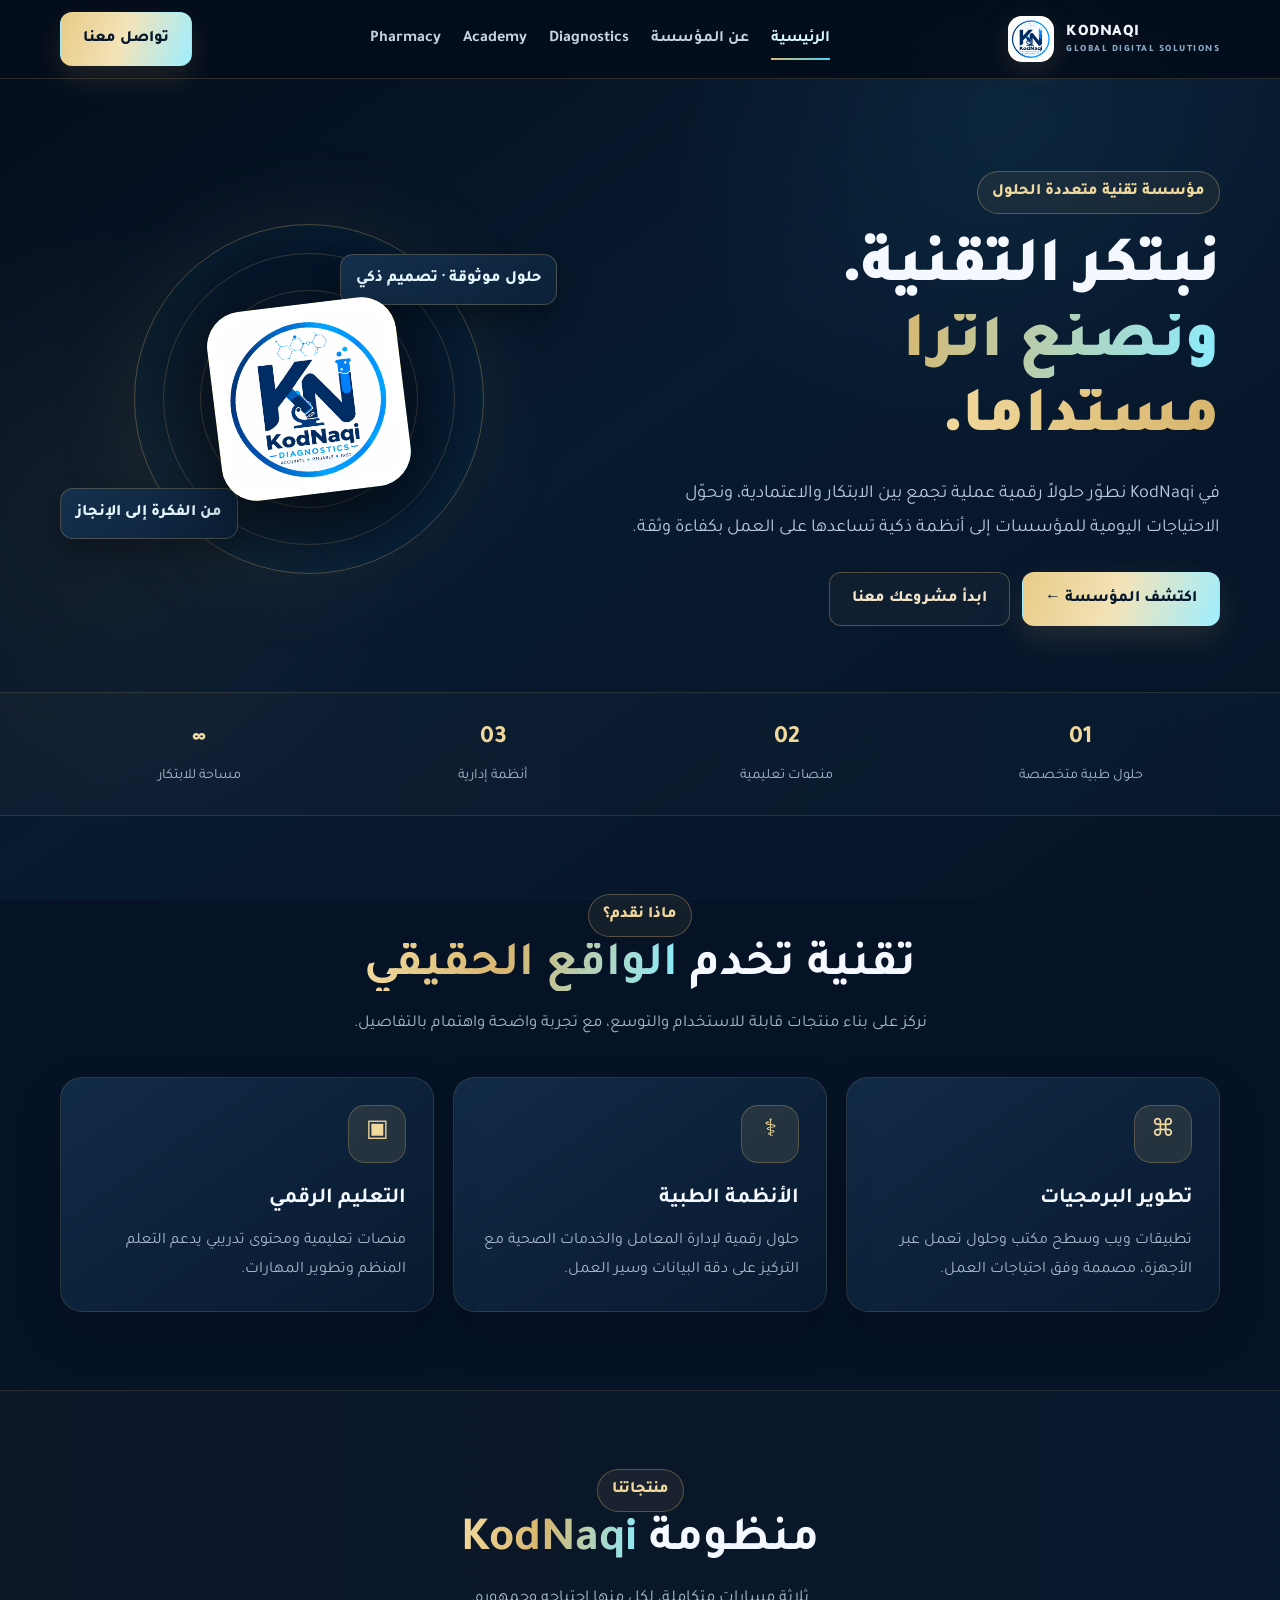
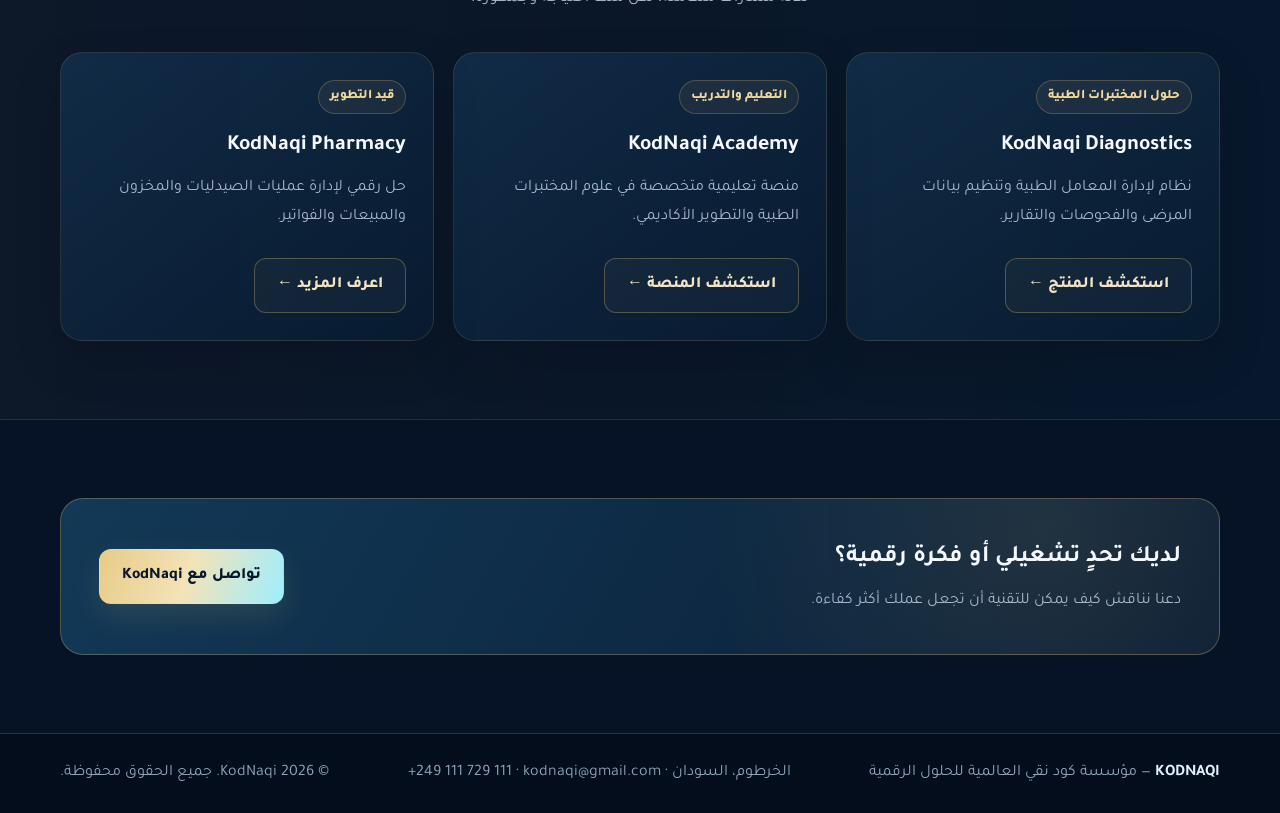
<file: index.html>
<!doctype html><html lang="ar" dir="rtl"><head><meta name="google-site-verification" content="rvdpdAecuEz0laZUPDaZzmZ-AK2e0lM5tCMxQE8gTYY" /><meta charset="utf-8"><meta name="viewport" content="width=device-width,initial-scale=1"><meta name="theme-color" content="#061326"><meta name="description" content="مؤسسة كود نقي العالمية KodNaqi Global Digital Solutions تقدم حلولاً رقمية وطبية وتعليمية، وتطوير البرمجيات والأنظمة الطبية والمنصات التعليمية.">
<link rel="canonical" href="https://kodnaqi-diagnostics.github.io/kodnaqi-global-website/">
<meta property="og:type" content="website">
<meta property="og:site_name" content="KodNaqi Global Digital Solutions">
<meta property="og:title" content="حلول رقمية تصنع الفرق | KodNaqi">
<meta property="og:description" content="مؤسسة كود نقي العالمية KodNaqi Global Digital Solutions تقدم حلولاً رقمية وطبية وتعليمية، وتطوير البرمجيات والأنظمة الطبية والمنصات التعليمية.">
<meta property="og:url" content="https://kodnaqi-diagnostics.github.io/kodnaqi-global-website/">
<meta property="og:image" content="https://kodnaqi-diagnostics.github.io/kodnaqi-global-website/assets/kodnaqi-logo.png">
<meta property="og:locale" content="ar_AR">
<meta name="twitter:card" content="summary">
<meta name="twitter:title" content="حلول رقمية تصنع الفرق | KodNaqi">
<meta name="twitter:description" content="مؤسسة كود نقي العالمية KodNaqi Global Digital Solutions تقدم حلولاً رقمية وطبية وتعليمية، وتطوير البرمجيات والأنظمة الطبية والمنصات التعليمية.">
<meta name="twitter:image" content="https://kodnaqi-diagnostics.github.io/kodnaqi-global-website/assets/kodnaqi-logo.png">
<title>حلول رقمية تصنع الفرق | KodNaqi</title><link rel="stylesheet" href="assets/site.css"><script type="application/ld+json">
{
  "@context": "https://schema.org",
  "@type": "Organization",
  "name": "مؤسسة كود نقي العالمية",
  "alternateName": "KodNaqi Global Digital Solutions",
  "url": "https://kodnaqi-diagnostics.github.io/kodnaqi-global-website/",
  "logo": "https://kodnaqi-diagnostics.github.io/kodnaqi-global-website/assets/kodnaqi-logo.png",
  "description": "مؤسسة كود نقي العالمية KodNaqi Global Digital Solutions تقدم حلولاً رقمية وطبية وتعليمية، وتطوير البرمجيات والأنظمة الطبية والمنصات التعليمية.",
  "email": "kodnaqi@gmail.com",
  "telephone": "+249111729111",
  "address": {
    "@type": "PostalAddress",
    "addressLocality": "Khartoum",
    "addressCountry": "SD"
  }
}
</script>
</head><body>
<header class="header"><div class="container nav">
<a class="brand" href="index.html"><span class="logo"><img src="assets/kodnaqi-logo.png" alt="KodNaqi" onerror="this.remove();this.parentElement.textContent='KN'"></span><span>KODNAQI<small>GLOBAL DIGITAL SOLUTIONS</small></span></a>
<button class="menu" aria-label="فتح القائمة">☰</button>
<nav class="links"><a href="index.html">الرئيسية</a><a href="about.html">عن المؤسسة</a><a href="diagnostics.html">Diagnostics</a><a href="academy.html">Academy</a><a href="pharmacy.html">Pharmacy</a></nav>
<a class="btn primary" href="contact.html">تواصل معنا</a>
</div></header>

<main>
<section class="hero"><div class="container hero-grid"><div class="hero-copy"><span class="eyebrow">مؤسسة تقنية متعددة الحلول</span><h1>نبتكر التقنية.<br><span class="accent">ونصنع أثراً مستداماً.</span></h1><p class="lead">في KodNaqi نطوّر حلولاً رقمية عملية تجمع بين الابتكار والاعتمادية، ونحوّل الاحتياجات اليومية للمؤسسات إلى أنظمة ذكية تساعدها على العمل بكفاءة وثقة.</p><div class="actions"><a class="btn primary" href="about.html">اكتشف المؤسسة ←</a><a class="btn ghost" href="contact.html">ابدأ مشروعك معنا</a></div></div><div class="visual"><div class="orb"><div class="orb-core"><img src="assets/kodnaqi-logo.png" alt="KodNaqi" onerror="this.remove();this.parentElement.textContent='KN'"></div></div><div class="float one">حلول موثوقة · تصميم ذكي</div><div class="float two">من الفكرة إلى الإنجاز</div></div></div></section>
<section class="band"><div class="container band-inner"><div class="metric"><strong>01</strong><span>حلول طبية متخصصة</span></div><div class="metric"><strong>02</strong><span>منصات تعليمية</span></div><div class="metric"><strong>03</strong><span>أنظمة إدارية</span></div><div class="metric"><strong>∞</strong><span>مساحة للابتكار</span></div></div></section>
<section class="section"><div class="container"><div class="section-head"><span class="eyebrow">ماذا نقدم؟</span><h2>تقنية تخدم <span class="accent">الواقع الحقيقي</span></h2><p>نركز على بناء منتجات قابلة للاستخدام والتوسع، مع تجربة واضحة واهتمام بالتفاصيل.</p></div><div class="grid3"><article class="panel"><div class="icon">⌘</div><h3>تطوير البرمجيات</h3><p>تطبيقات ويب وسطح مكتب وحلول تعمل عبر الأجهزة، مصممة وفق احتياجات العمل.</p></article><article class="panel"><div class="icon">⚕</div><h3>الأنظمة الطبية</h3><p>حلول رقمية لإدارة المعامل والخدمات الصحية مع التركيز على دقة البيانات وسير العمل.</p></article><article class="panel"><div class="icon">▣</div><h3>التعليم الرقمي</h3><p>منصات تعليمية ومحتوى تدريبي يدعم التعلم المنظم وتطوير المهارات.</p></article></div></div></section>
<section class="section band"><div class="container"><div class="section-head"><span class="eyebrow">منتجاتنا</span><h2>منظومة <span class="accent">KodNaqi</span></h2><p>ثلاثة مسارات متكاملة، لكل منها احتياجه وجمهوره.</p></div><div class="grid3"><article class="panel"><span class="tag">حلول المختبرات الطبية</span><h3>KodNaqi Diagnostics</h3><p>نظام لإدارة المعامل الطبية وتنظيم بيانات المرضى والفحوصات والتقارير.</p><div class="actions"><a class="btn ghost" href="diagnostics.html">استكشف المنتج ←</a></div></article><article class="panel"><span class="tag">التعليم والتدريب</span><h3>KodNaqi Academy</h3><p>منصة تعليمية متخصصة في علوم المختبرات الطبية والتطوير الأكاديمي.</p><div class="actions"><a class="btn ghost" href="academy.html">استكشف المنصة ←</a></div></article><article class="panel"><span class="tag">قيد التطوير</span><h3>KodNaqi Pharmacy</h3><p>حل رقمي لإدارة عمليات الصيدليات والمخزون والمبيعات والفواتير.</p><div class="actions"><a class="btn ghost" href="pharmacy.html">اعرف المزيد ←</a></div></article></div></div></section>
<section class="section"><div class="container cta"><div><h2>لديك تحدٍ تشغيلي أو فكرة رقمية؟</h2><p>دعنا نناقش كيف يمكن للتقنية أن تجعل عملك أكثر كفاءة.</p></div><a class="btn primary" href="contact.html">تواصل مع KodNaqi</a></div></section>
</main>
<footer class="footer"><div class="container foot"><div><b>KODNAQI</b> — مؤسسة كود نقي العالمية للحلول الرقمية</div><div>الخرطوم، السودان · <a href="mailto:kodnaqi@gmail.com">kodnaqi@gmail.com</a> · <span dir="ltr">+249 111 729 111</span></div><div>© <span data-year></span> KodNaqi. جميع الحقوق محفوظة.</div></div></footer><script src="assets/site.js"></script>
</body></html>
</file>
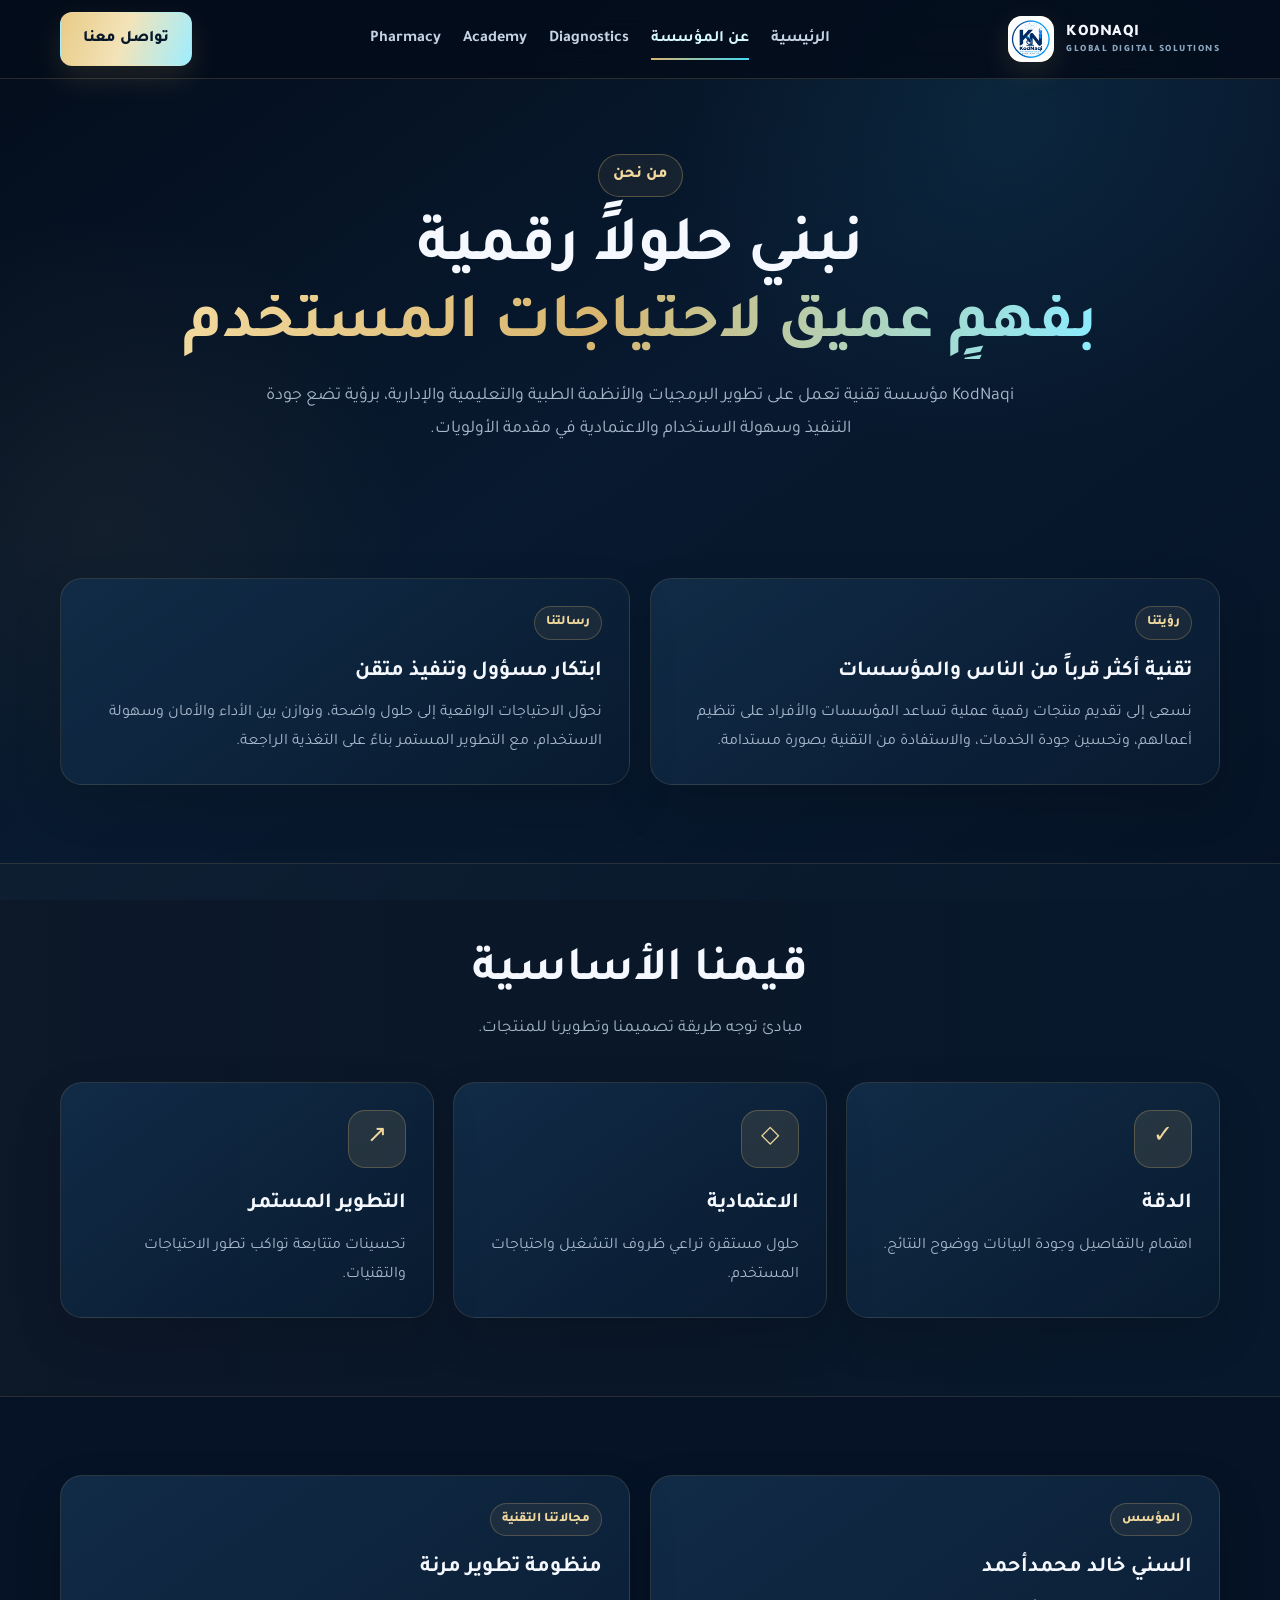
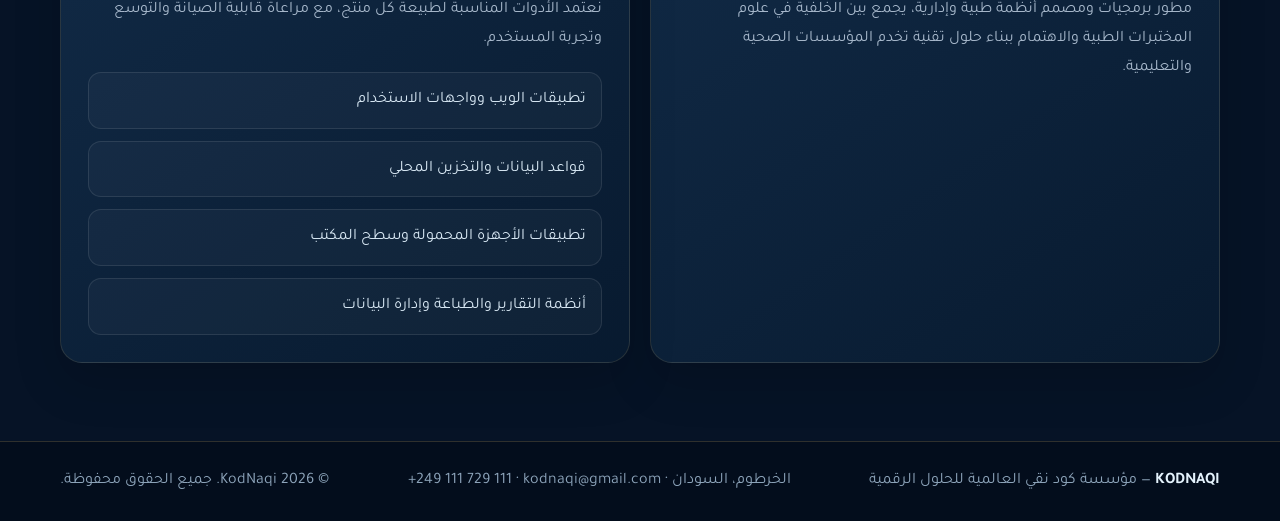
<file: about.html>
<!doctype html><html lang="ar" dir="rtl"><head><meta charset="utf-8"><meta name="viewport" content="width=device-width,initial-scale=1"><meta name="theme-color" content="#061326"><meta name="description" content="تعرّف على مؤسسة كود نقي العالمية KodNaqi، رؤيتها ورسالتها ومجالات عملها في الحلول الرقمية والتقنية والأنظمة الطبية والتعليم الرقمي.">
<link rel="canonical" href="https://kodnaqi-diagnostics.github.io/kodnaqi-global-website/about.html">
<meta property="og:type" content="website">
<meta property="og:site_name" content="KodNaqi Global Digital Solutions">
<meta property="og:title" content="عن المؤسسة | KodNaqi">
<meta property="og:description" content="تعرّف على مؤسسة كود نقي العالمية KodNaqi، رؤيتها ورسالتها ومجالات عملها في الحلول الرقمية والتقنية والأنظمة الطبية والتعليم الرقمي.">
<meta property="og:url" content="https://kodnaqi-diagnostics.github.io/kodnaqi-global-website/about.html">
<meta property="og:image" content="https://kodnaqi-diagnostics.github.io/kodnaqi-global-website/assets/kodnaqi-logo.png">
<meta property="og:locale" content="ar_AR">
<meta name="twitter:card" content="summary">
<meta name="twitter:title" content="عن المؤسسة | KodNaqi">
<meta name="twitter:description" content="تعرّف على مؤسسة كود نقي العالمية KodNaqi، رؤيتها ورسالتها ومجالات عملها في الحلول الرقمية والتقنية والأنظمة الطبية والتعليم الرقمي.">
<meta name="twitter:image" content="https://kodnaqi-diagnostics.github.io/kodnaqi-global-website/assets/kodnaqi-logo.png">
<title>عن المؤسسة | KodNaqi</title><link rel="stylesheet" href="assets/site.css"></head><body>
<header class="header"><div class="container nav">
<a class="brand" href="index.html"><span class="logo"><img src="assets/kodnaqi-logo.png" alt="KodNaqi" onerror="this.remove();this.parentElement.textContent='KN'"></span><span>KODNAQI<small>GLOBAL DIGITAL SOLUTIONS</small></span></a>
<button class="menu" aria-label="فتح القائمة">☰</button>
<nav class="links"><a href="index.html">الرئيسية</a><a href="about.html">عن المؤسسة</a><a href="diagnostics.html">Diagnostics</a><a href="academy.html">Academy</a><a href="pharmacy.html">Pharmacy</a></nav>
<a class="btn primary" href="contact.html">تواصل معنا</a>
</div></header>

<main><section class="page-hero container"><span class="eyebrow">من نحن</span><h1>نبني حلولاً رقمية<br><span class="accent">بفهمٍ عميق لاحتياجات المستخدم</span></h1><p>KodNaqi مؤسسة تقنية تعمل على تطوير البرمجيات والأنظمة الطبية والتعليمية والإدارية، برؤية تضع جودة التنفيذ وسهولة الاستخدام والاعتمادية في مقدمة الأولويات.</p></section>
<section class="section"><div class="container split"><article class="panel"><span class="tag">رؤيتنا</span><h3>تقنية أكثر قرباً من الناس والمؤسسات</h3><p>نسعى إلى تقديم منتجات رقمية عملية تساعد المؤسسات والأفراد على تنظيم أعمالهم، وتحسين جودة الخدمات، والاستفادة من التقنية بصورة مستدامة.</p></article><article class="panel"><span class="tag">رسالتنا</span><h3>ابتكار مسؤول وتنفيذ متقن</h3><p>نحوّل الاحتياجات الواقعية إلى حلول واضحة، ونوازن بين الأداء والأمان وسهولة الاستخدام، مع التطوير المستمر بناءً على التغذية الراجعة.</p></article></div></section>
<section class="section band"><div class="container"><div class="section-head"><h2>قيمنا الأساسية</h2><p>مبادئ توجه طريقة تصميمنا وتطويرنا للمنتجات.</p></div><div class="grid3"><article class="panel"><div class="icon">✓</div><h3>الدقة</h3><p>اهتمام بالتفاصيل وجودة البيانات ووضوح النتائج.</p></article><article class="panel"><div class="icon">◇</div><h3>الاعتمادية</h3><p>حلول مستقرة تراعي ظروف التشغيل واحتياجات المستخدم.</p></article><article class="panel"><div class="icon">↗</div><h3>التطوير المستمر</h3><p>تحسينات متتابعة تواكب تطور الاحتياجات والتقنيات.</p></article></div></div></section>
<section class="section"><div class="container split"><article class="panel"><span class="tag">المؤسس</span><h3>السني خالد محمدأحمد</h3><p>مطور برمجيات ومصمم أنظمة طبية وإدارية، يجمع بين الخلفية في علوم المختبرات الطبية والاهتمام ببناء حلول تقنية تخدم المؤسسات الصحية والتعليمية.</p></article><article class="panel"><span class="tag">مجالاتنا التقنية</span><h3>منظومة تطوير مرنة</h3><p>نعتمد الأدوات المناسبة لطبيعة كل منتج، مع مراعاة قابلية الصيانة والتوسع وتجربة المستخدم.</p><div class="feature-list"><div class="feature">تطبيقات الويب وواجهات الاستخدام</div><div class="feature">قواعد البيانات والتخزين المحلي</div><div class="feature">تطبيقات الأجهزة المحمولة وسطح المكتب</div><div class="feature">أنظمة التقارير والطباعة وإدارة البيانات</div></div></article></div></section></main>
<footer class="footer"><div class="container foot"><div><b>KODNAQI</b> — مؤسسة كود نقي العالمية للحلول الرقمية</div><div>الخرطوم، السودان · <a href="mailto:kodnaqi@gmail.com">kodnaqi@gmail.com</a> · <span dir="ltr">+249 111 729 111</span></div><div>© <span data-year></span> KodNaqi. جميع الحقوق محفوظة.</div></div></footer><script src="assets/site.js"></script>
</body></html>
</file>
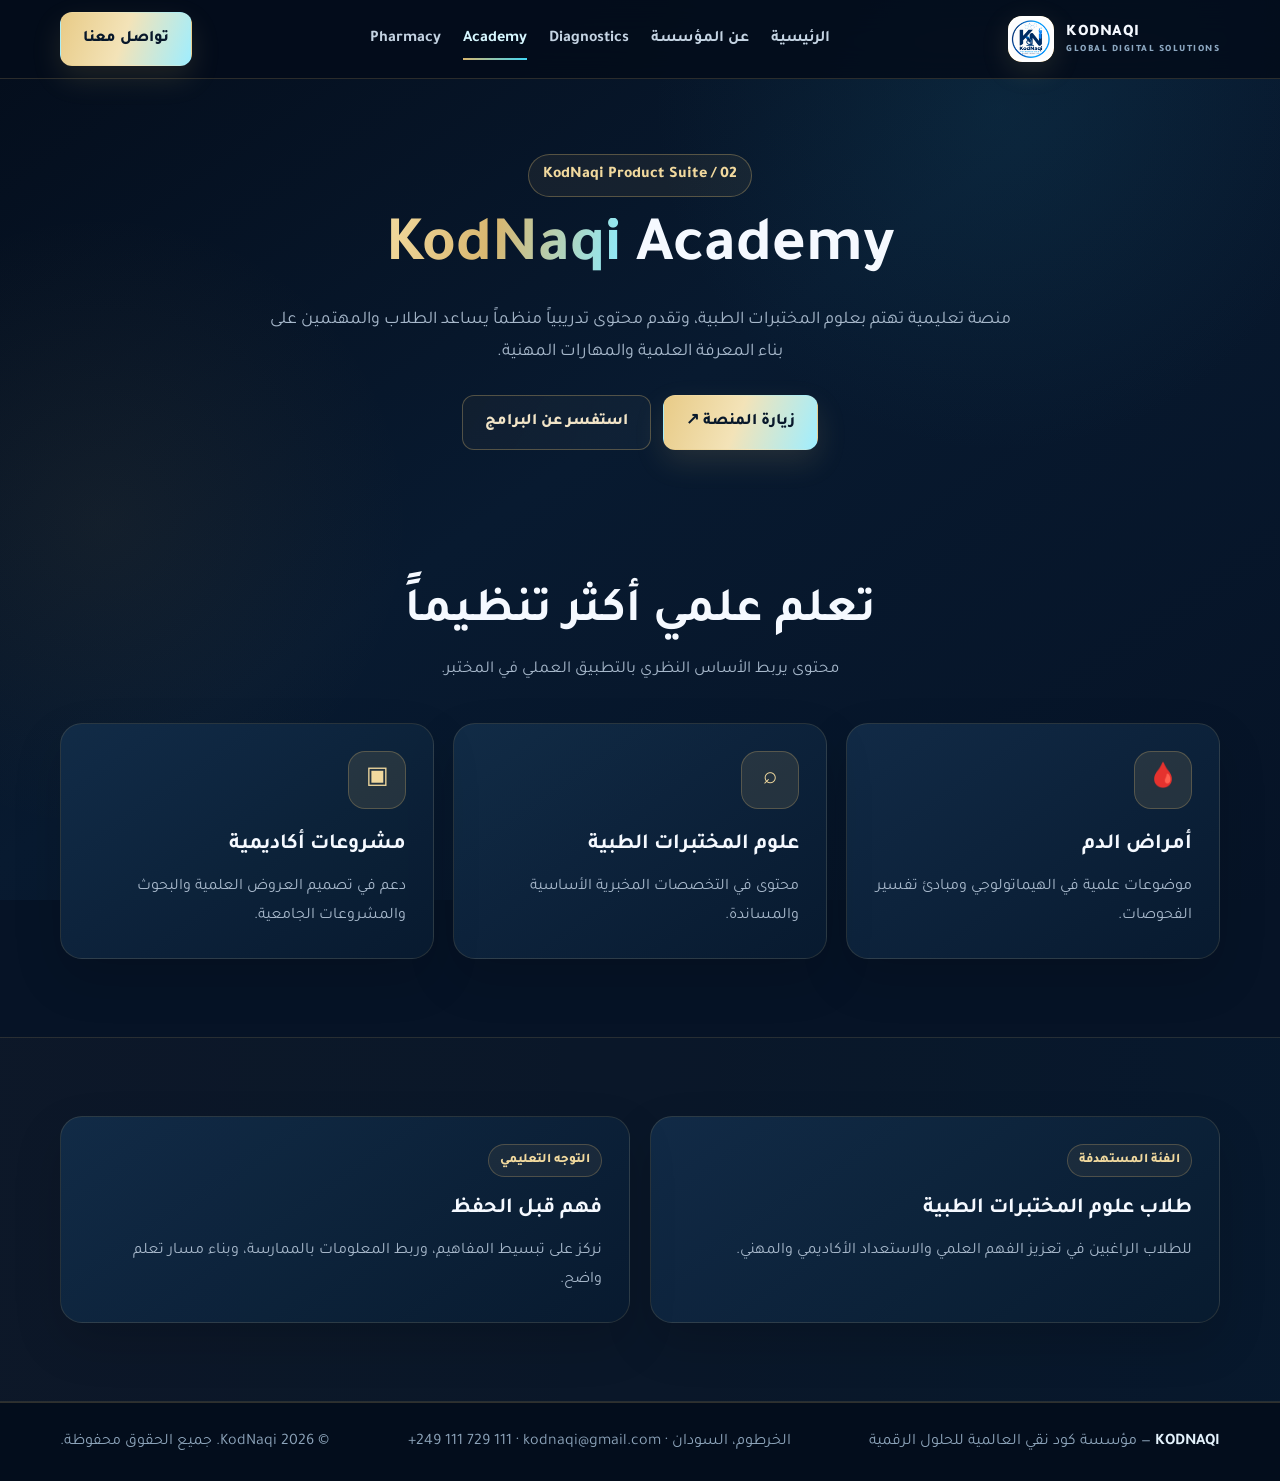
<file: academy.html>
<!doctype html><html lang="ar" dir="rtl"><head><meta charset="utf-8"><meta name="viewport" content="width=device-width,initial-scale=1"><meta name="theme-color" content="#061326"><meta name="description" content="KodNaqi Academy منصة تعليمية متخصصة في علوم المختبرات الطبية، تقدم محتوى تعليمياً وتدريبياً لدعم الطلاب وتطوير المهارات الأكاديمية.">
<link rel="canonical" href="https://kodnaqi-diagnostics.github.io/kodnaqi-global-website/academy.html">
<meta property="og:type" content="website">
<meta property="og:site_name" content="KodNaqi Global Digital Solutions">
<meta property="og:title" content="KodNaqi Academy | KodNaqi">
<meta property="og:description" content="KodNaqi Academy منصة تعليمية متخصصة في علوم المختبرات الطبية، تقدم محتوى تعليمياً وتدريبياً لدعم الطلاب وتطوير المهارات الأكاديمية.">
<meta property="og:url" content="https://kodnaqi-diagnostics.github.io/kodnaqi-global-website/academy.html">
<meta property="og:image" content="https://kodnaqi-diagnostics.github.io/kodnaqi-global-website/assets/kodnaqi-logo.png">
<meta property="og:locale" content="ar_AR">
<meta name="twitter:card" content="summary">
<meta name="twitter:title" content="KodNaqi Academy | KodNaqi">
<meta name="twitter:description" content="KodNaqi Academy منصة تعليمية متخصصة في علوم المختبرات الطبية، تقدم محتوى تعليمياً وتدريبياً لدعم الطلاب وتطوير المهارات الأكاديمية.">
<meta name="twitter:image" content="https://kodnaqi-diagnostics.github.io/kodnaqi-global-website/assets/kodnaqi-logo.png">
<title>KodNaqi Academy | KodNaqi</title><link rel="stylesheet" href="assets/site.css"></head><body>
<header class="header"><div class="container nav">
<a class="brand" href="index.html"><span class="logo"><img src="assets/kodnaqi-logo.png" alt="KodNaqi" onerror="this.remove();this.parentElement.textContent='KN'"></span><span>KODNAQI<small>GLOBAL DIGITAL SOLUTIONS</small></span></a>
<button class="menu" aria-label="فتح القائمة">☰</button>
<nav class="links"><a href="index.html">الرئيسية</a><a href="about.html">عن المؤسسة</a><a href="diagnostics.html">Diagnostics</a><a href="academy.html">Academy</a><a href="pharmacy.html">Pharmacy</a></nav>
<a class="btn primary" href="contact.html">تواصل معنا</a>
</div></header>

<main><section class="page-hero container"><span class="eyebrow">KodNaqi Product Suite / 02</span><h1><span class="accent">KodNaqi</span> Academy</h1><p>منصة تعليمية تهتم بعلوم المختبرات الطبية، وتقدم محتوى تدريبياً منظماً يساعد الطلاب والمهتمين على بناء المعرفة العلمية والمهارات المهنية.</p><div class="actions" style="justify-content:center"><a class="btn primary" href="https://kodnaqi-academy.web.app" target="_blank" rel="noopener">زيارة المنصة ↗</a><a class="btn ghost" href="contact.html">استفسر عن البرامج</a></div></section>
<section class="section"><div class="container"><div class="section-head"><h2>تعلم علمي أكثر تنظيماً</h2><p>محتوى يربط الأساس النظري بالتطبيق العملي في المختبر.</p></div><div class="grid3"><article class="panel"><div class="icon">🩸</div><h3>أمراض الدم</h3><p>موضوعات علمية في الهيماتولوجي ومبادئ تفسير الفحوصات.</p></article><article class="panel"><div class="icon">⌕</div><h3>علوم المختبرات الطبية</h3><p>محتوى في التخصصات المخبرية الأساسية والمساندة.</p></article><article class="panel"><div class="icon">▣</div><h3>مشروعات أكاديمية</h3><p>دعم في تصميم العروض العلمية والبحوث والمشروعات الجامعية.</p></article></div></div></section>
<section class="section band"><div class="container split"><article class="panel"><span class="tag">الفئة المستهدفة</span><h3>طلاب علوم المختبرات الطبية</h3><p>للطلاب الراغبين في تعزيز الفهم العلمي والاستعداد الأكاديمي والمهني.</p></article><article class="panel"><span class="tag">التوجه التعليمي</span><h3>فهم قبل الحفظ</h3><p>نركز على تبسيط المفاهيم، وربط المعلومات بالممارسة، وبناء مسار تعلم واضح.</p></article></div></section></main>
<footer class="footer"><div class="container foot"><div><b>KODNAQI</b> — مؤسسة كود نقي العالمية للحلول الرقمية</div><div>الخرطوم، السودان · <a href="mailto:kodnaqi@gmail.com">kodnaqi@gmail.com</a> · <span dir="ltr">+249 111 729 111</span></div><div>© <span data-year></span> KodNaqi. جميع الحقوق محفوظة.</div></div></footer><script src="assets/site.js"></script>
</body></html>
</file>
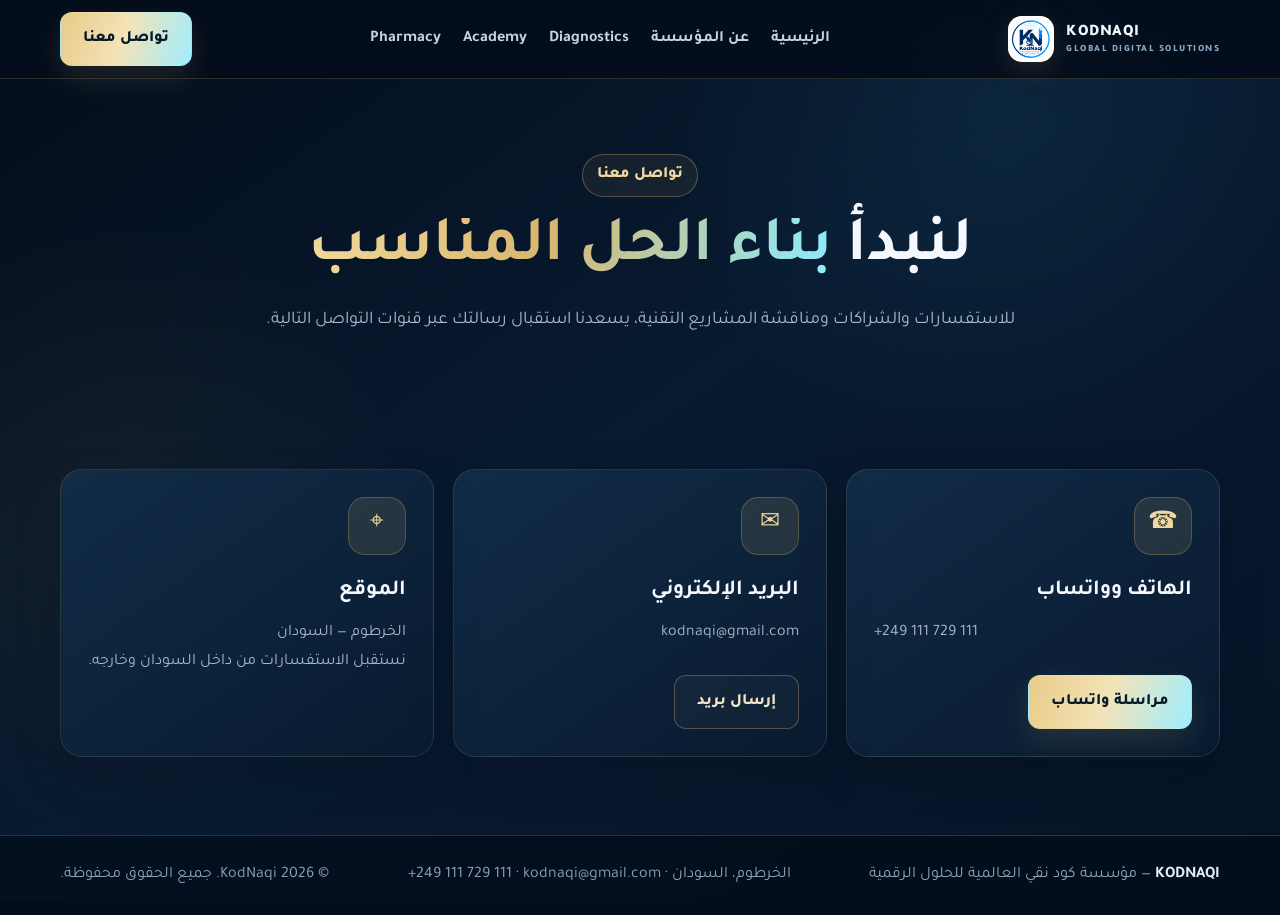
<file: contact.html>
<!doctype html><html lang="ar" dir="rtl"><head><meta charset="utf-8"><meta name="viewport" content="width=device-width,initial-scale=1"><meta name="theme-color" content="#061326"><meta name="description" content="تواصل مع مؤسسة كود نقي العالمية KodNaqi للاستفسار عن الحلول الرقمية والأنظمة الطبية والمنصات التعليمية وفرص التعاون.">
<link rel="canonical" href="https://kodnaqi-diagnostics.github.io/kodnaqi-global-website/contact.html">
<meta property="og:type" content="website">
<meta property="og:site_name" content="KodNaqi Global Digital Solutions">
<meta property="og:title" content="تواصل معنا | KodNaqi">
<meta property="og:description" content="تواصل مع مؤسسة كود نقي العالمية KodNaqi للاستفسار عن الحلول الرقمية والأنظمة الطبية والمنصات التعليمية وفرص التعاون.">
<meta property="og:url" content="https://kodnaqi-diagnostics.github.io/kodnaqi-global-website/contact.html">
<meta property="og:image" content="https://kodnaqi-diagnostics.github.io/kodnaqi-global-website/assets/kodnaqi-logo.png">
<meta property="og:locale" content="ar_AR">
<meta name="twitter:card" content="summary">
<meta name="twitter:title" content="تواصل معنا | KodNaqi">
<meta name="twitter:description" content="تواصل مع مؤسسة كود نقي العالمية KodNaqi للاستفسار عن الحلول الرقمية والأنظمة الطبية والمنصات التعليمية وفرص التعاون.">
<meta name="twitter:image" content="https://kodnaqi-diagnostics.github.io/kodnaqi-global-website/assets/kodnaqi-logo.png">
<title>تواصل معنا | KodNaqi</title><link rel="stylesheet" href="assets/site.css"></head><body>
<header class="header"><div class="container nav">
<a class="brand" href="index.html"><span class="logo"><img src="assets/kodnaqi-logo.png" alt="KodNaqi" onerror="this.remove();this.parentElement.textContent='KN'"></span><span>KODNAQI<small>GLOBAL DIGITAL SOLUTIONS</small></span></a>
<button class="menu" aria-label="فتح القائمة">☰</button>
<nav class="links"><a href="index.html">الرئيسية</a><a href="about.html">عن المؤسسة</a><a href="diagnostics.html">Diagnostics</a><a href="academy.html">Academy</a><a href="pharmacy.html">Pharmacy</a></nav>
<a class="btn primary" href="contact.html">تواصل معنا</a>
</div></header>

<main><section class="page-hero container"><span class="eyebrow">تواصل معنا</span><h1>لنبدأ <span class="accent">بناء الحل المناسب</span></h1><p>للاستفسارات والشراكات ومناقشة المشاريع التقنية، يسعدنا استقبال رسالتك عبر قنوات التواصل التالية.</p></section>
<section class="section"><div class="container grid3"><article class="panel"><div class="icon">☎</div><h3>الهاتف وواتساب</h3><p dir="ltr">+249 111 729 111</p><div class="actions"><a class="btn primary" href="https://wa.me/249111729111" target="_blank" rel="noopener">مراسلة واتساب</a></div></article><article class="panel"><div class="icon">✉</div><h3>البريد الإلكتروني</h3><p>kodnaqi@gmail.com</p><div class="actions"><a class="btn ghost" href="mailto:kodnaqi@gmail.com">إرسال بريد</a></div></article><article class="panel"><div class="icon">⌖</div><h3>الموقع</h3><p>الخرطوم — السودان</p><p>نستقبل الاستفسارات من داخل السودان وخارجه.</p></article></div></section></main>
<footer class="footer"><div class="container foot"><div><b>KODNAQI</b> — مؤسسة كود نقي العالمية للحلول الرقمية</div><div>الخرطوم، السودان · <a href="mailto:kodnaqi@gmail.com">kodnaqi@gmail.com</a> · <span dir="ltr">+249 111 729 111</span></div><div>© <span data-year></span> KodNaqi. جميع الحقوق محفوظة.</div></div></footer><script src="assets/site.js"></script>
</body></html>
</file>
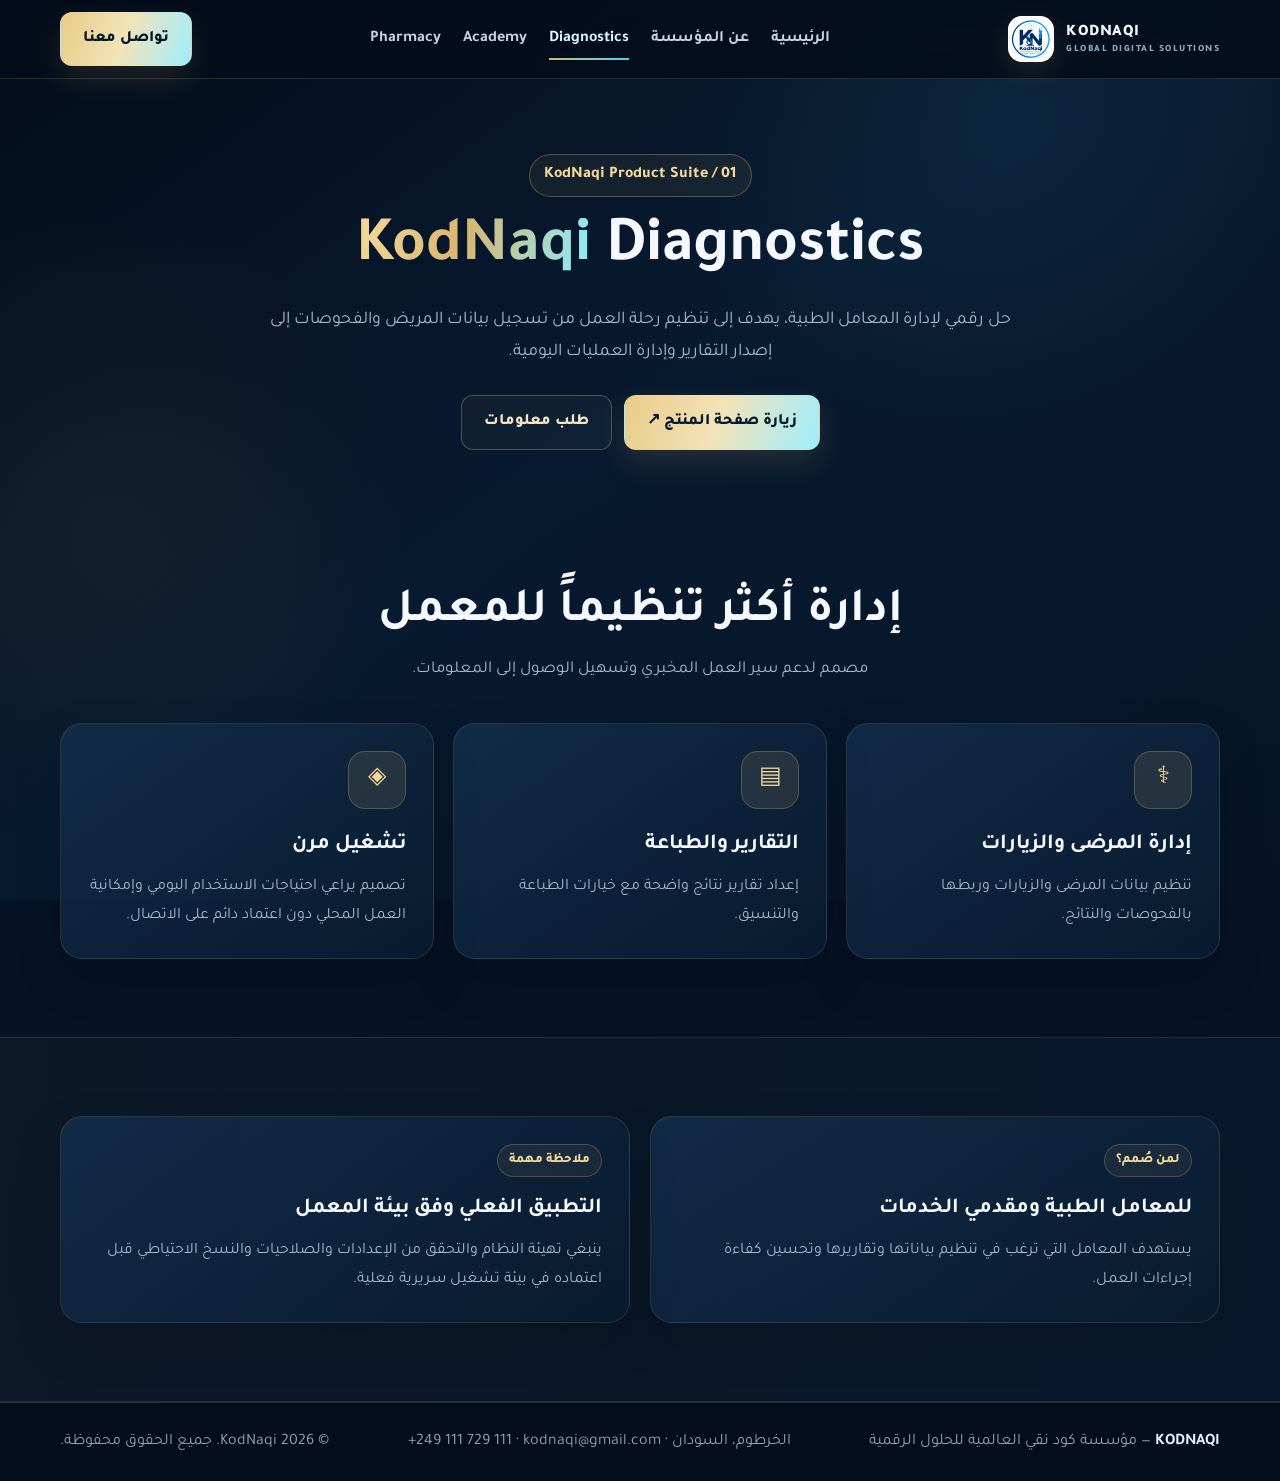
<file: diagnostics.html>
<!doctype html><html lang="ar" dir="rtl"><head><meta charset="utf-8"><meta name="viewport" content="width=device-width,initial-scale=1"><meta name="theme-color" content="#061326"><meta name="description" content="KodNaqi Diagnostics نظام رقمي لإدارة المعامل الطبية وتنظيم بيانات المرضى والفحوصات والنتائج والتقارير، بما يدعم كفاءة سير العمل المخبري.">
<link rel="canonical" href="https://kodnaqi-diagnostics.github.io/kodnaqi-global-website/diagnostics.html">
<meta property="og:type" content="website">
<meta property="og:site_name" content="KodNaqi Global Digital Solutions">
<meta property="og:title" content="KodNaqi Diagnostics | KodNaqi">
<meta property="og:description" content="KodNaqi Diagnostics نظام رقمي لإدارة المعامل الطبية وتنظيم بيانات المرضى والفحوصات والنتائج والتقارير، بما يدعم كفاءة سير العمل المخبري.">
<meta property="og:url" content="https://kodnaqi-diagnostics.github.io/kodnaqi-global-website/diagnostics.html">
<meta property="og:image" content="https://kodnaqi-diagnostics.github.io/kodnaqi-global-website/assets/kodnaqi-logo.png">
<meta property="og:locale" content="ar_AR">
<meta name="twitter:card" content="summary">
<meta name="twitter:title" content="KodNaqi Diagnostics | KodNaqi">
<meta name="twitter:description" content="KodNaqi Diagnostics نظام رقمي لإدارة المعامل الطبية وتنظيم بيانات المرضى والفحوصات والنتائج والتقارير، بما يدعم كفاءة سير العمل المخبري.">
<meta name="twitter:image" content="https://kodnaqi-diagnostics.github.io/kodnaqi-global-website/assets/kodnaqi-logo.png">
<title>KodNaqi Diagnostics | KodNaqi</title><link rel="stylesheet" href="assets/site.css"></head><body>
<header class="header"><div class="container nav">
<a class="brand" href="index.html"><span class="logo"><img src="assets/kodnaqi-logo.png" alt="KodNaqi" onerror="this.remove();this.parentElement.textContent='KN'"></span><span>KODNAQI<small>GLOBAL DIGITAL SOLUTIONS</small></span></a>
<button class="menu" aria-label="فتح القائمة">☰</button>
<nav class="links"><a href="index.html">الرئيسية</a><a href="about.html">عن المؤسسة</a><a href="diagnostics.html">Diagnostics</a><a href="academy.html">Academy</a><a href="pharmacy.html">Pharmacy</a></nav>
<a class="btn primary" href="contact.html">تواصل معنا</a>
</div></header>

<main><section class="page-hero container"><span class="eyebrow">KodNaqi Product Suite / 01</span><h1><span class="accent">KodNaqi</span> Diagnostics</h1><p>حل رقمي لإدارة المعامل الطبية، يهدف إلى تنظيم رحلة العمل من تسجيل بيانات المريض والفحوصات إلى إصدار التقارير وإدارة العمليات اليومية.</p><div class="actions" style="justify-content:center"><a class="btn primary" href="https://kodnaqi-diagnostics.github.io/kodnaqi-app/landing.html" target="_blank" rel="noopener">زيارة صفحة المنتج ↗</a><a class="btn ghost" href="contact.html">طلب معلومات</a></div></section>
<section class="section"><div class="container"><div class="section-head"><h2>إدارة أكثر تنظيماً للمعمل</h2><p>مصمم لدعم سير العمل المخبري وتسهيل الوصول إلى المعلومات.</p></div><div class="grid3"><article class="panel"><div class="icon">⚕</div><h3>إدارة المرضى والزيارات</h3><p>تنظيم بيانات المرضى والزيارات وربطها بالفحوصات والنتائج.</p></article><article class="panel"><div class="icon">▤</div><h3>التقارير والطباعة</h3><p>إعداد تقارير نتائج واضحة مع خيارات الطباعة والتنسيق.</p></article><article class="panel"><div class="icon">◈</div><h3>تشغيل مرن</h3><p>تصميم يراعي احتياجات الاستخدام اليومي وإمكانية العمل المحلي دون اعتماد دائم على الاتصال.</p></article></div></div></section>
<section class="section band"><div class="container split"><article class="panel"><span class="tag">لمن صُمم؟</span><h3>للمعامل الطبية ومقدمي الخدمات</h3><p>يستهدف المعامل التي ترغب في تنظيم بياناتها وتقاريرها وتحسين كفاءة إجراءات العمل.</p></article><article class="panel"><span class="tag">ملاحظة مهمة</span><h3>التطبيق الفعلي وفق بيئة المعمل</h3><p>ينبغي تهيئة النظام والتحقق من الإعدادات والصلاحيات والنسخ الاحتياطي قبل اعتماده في بيئة تشغيل سريرية فعلية.</p></article></div></section></main>
<footer class="footer"><div class="container foot"><div><b>KODNAQI</b> — مؤسسة كود نقي العالمية للحلول الرقمية</div><div>الخرطوم، السودان · <a href="mailto:kodnaqi@gmail.com">kodnaqi@gmail.com</a> · <span dir="ltr">+249 111 729 111</span></div><div>© <span data-year></span> KodNaqi. جميع الحقوق محفوظة.</div></div></footer><script src="assets/site.js"></script>
</body></html>
</file>
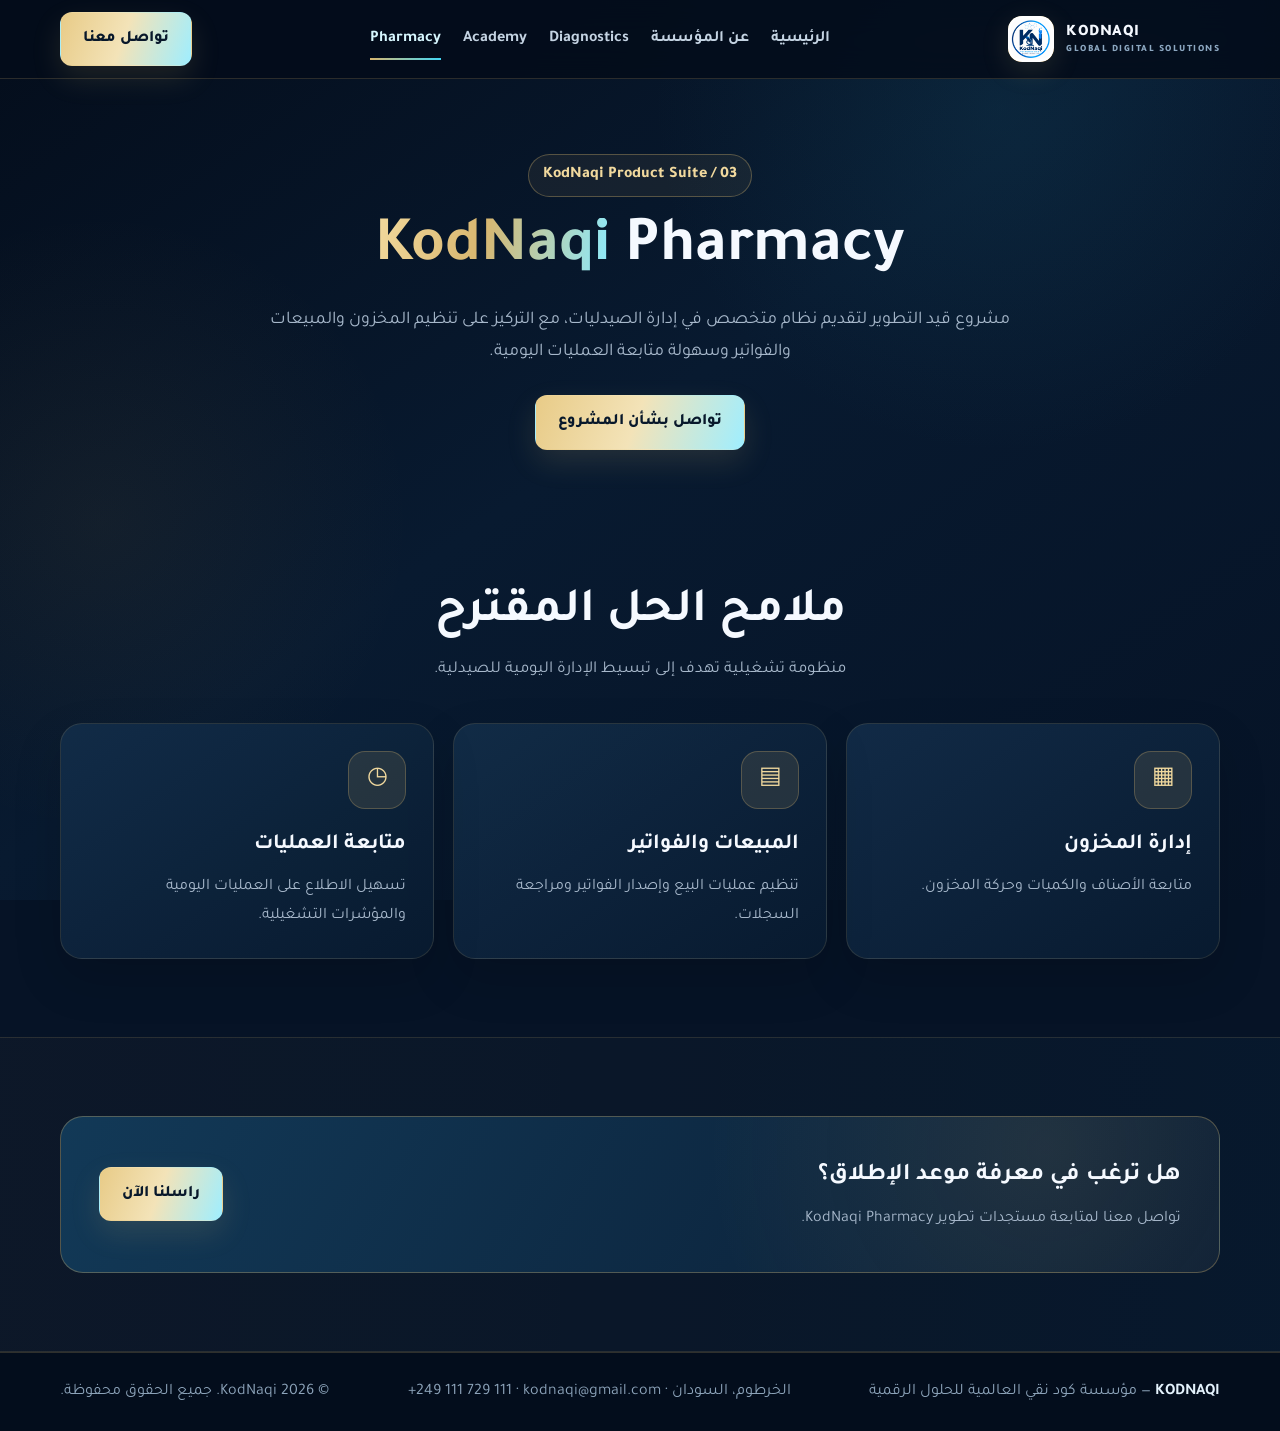
<file: pharmacy.html>
<!doctype html><html lang="ar" dir="rtl"><head><meta charset="utf-8"><meta name="viewport" content="width=device-width,initial-scale=1"><meta name="theme-color" content="#061326"><meta name="description" content="تعرّف على KodNaqi Pharmacy، أحد مسارات منظومة كود نقي للحلول الرقمية، والمخصص لتطوير حلول إدارة الصيدليات والمخزون والمبيعات.">
<link rel="canonical" href="https://kodnaqi-diagnostics.github.io/kodnaqi-global-website/pharmacy.html">
<meta property="og:type" content="website">
<meta property="og:site_name" content="KodNaqi Global Digital Solutions">
<meta property="og:title" content="KodNaqi Pharmacy | KodNaqi">
<meta property="og:description" content="تعرّف على KodNaqi Pharmacy، أحد مسارات منظومة كود نقي للحلول الرقمية، والمخصص لتطوير حلول إدارة الصيدليات والمخزون والمبيعات.">
<meta property="og:url" content="https://kodnaqi-diagnostics.github.io/kodnaqi-global-website/pharmacy.html">
<meta property="og:image" content="https://kodnaqi-diagnostics.github.io/kodnaqi-global-website/assets/kodnaqi-logo.png">
<meta property="og:locale" content="ar_AR">
<meta name="twitter:card" content="summary">
<meta name="twitter:title" content="KodNaqi Pharmacy | KodNaqi">
<meta name="twitter:description" content="تعرّف على KodNaqi Pharmacy، أحد مسارات منظومة كود نقي للحلول الرقمية، والمخصص لتطوير حلول إدارة الصيدليات والمخزون والمبيعات.">
<meta name="twitter:image" content="https://kodnaqi-diagnostics.github.io/kodnaqi-global-website/assets/kodnaqi-logo.png">
<title>KodNaqi Pharmacy | KodNaqi</title><link rel="stylesheet" href="assets/site.css"></head><body>
<header class="header"><div class="container nav">
<a class="brand" href="index.html"><span class="logo"><img src="assets/kodnaqi-logo.png" alt="KodNaqi" onerror="this.remove();this.parentElement.textContent='KN'"></span><span>KODNAQI<small>GLOBAL DIGITAL SOLUTIONS</small></span></a>
<button class="menu" aria-label="فتح القائمة">☰</button>
<nav class="links"><a href="index.html">الرئيسية</a><a href="about.html">عن المؤسسة</a><a href="diagnostics.html">Diagnostics</a><a href="academy.html">Academy</a><a href="pharmacy.html">Pharmacy</a></nav>
<a class="btn primary" href="contact.html">تواصل معنا</a>
</div></header>

<main><section class="page-hero container"><span class="eyebrow">KodNaqi Product Suite / 03</span><h1><span class="accent">KodNaqi</span> Pharmacy</h1><p>مشروع قيد التطوير لتقديم نظام متخصص في إدارة الصيدليات، مع التركيز على تنظيم المخزون والمبيعات والفواتير وسهولة متابعة العمليات اليومية.</p><div class="actions" style="justify-content:center"><a class="btn primary" href="contact.html">تواصل بشأن المشروع</a></div></section>
<section class="section"><div class="container"><div class="section-head"><h2>ملامح الحل المقترح</h2><p>منظومة تشغيلية تهدف إلى تبسيط الإدارة اليومية للصيدلية.</p></div><div class="grid3"><article class="panel"><div class="icon">▦</div><h3>إدارة المخزون</h3><p>متابعة الأصناف والكميات وحركة المخزون.</p></article><article class="panel"><div class="icon">▤</div><h3>المبيعات والفواتير</h3><p>تنظيم عمليات البيع وإصدار الفواتير ومراجعة السجلات.</p></article><article class="panel"><div class="icon">◷</div><h3>متابعة العمليات</h3><p>تسهيل الاطلاع على العمليات اليومية والمؤشرات التشغيلية.</p></article></div></div></section>
<section class="section band"><div class="container cta"><div><h2>هل ترغب في معرفة موعد الإطلاق؟</h2><p>تواصل معنا لمتابعة مستجدات تطوير KodNaqi Pharmacy.</p></div><a class="btn primary" href="mailto:kodnaqi@gmail.com?subject=KodNaqi%20Pharmacy">راسلنا الآن</a></div></section></main>
<footer class="footer"><div class="container foot"><div><b>KODNAQI</b> — مؤسسة كود نقي العالمية للحلول الرقمية</div><div>الخرطوم، السودان · <a href="mailto:kodnaqi@gmail.com">kodnaqi@gmail.com</a> · <span dir="ltr">+249 111 729 111</span></div><div>© <span data-year></span> KodNaqi. جميع الحقوق محفوظة.</div></div></footer><script src="assets/site.js"></script>
</body></html>
</file>
<file: assets/site.css>
@import url('https://fonts.googleapis.com/css2?family=Tajawal:wght@400;500;600;700;800;900&display=swap');
:root{--bg:#061326;--cyan:#42d7f5;--ice:#d7f7ff;--gold:#d8b66f;--gold-soft:#f1d99e;--white:#f5f9ff;--muted:#a7b8cb;--line:#ffffff19;--max:1160px}
*{box-sizing:border-box;margin:0;padding:0}html{scroll-behavior:smooth}
body{font-family:Tajawal,sans-serif;background:#061326;background-image:radial-gradient(circle at 78% 12%,#1c66802a,transparent 27%),radial-gradient(circle at 8% 58%,#b9954b12,transparent 24%),linear-gradient(145deg,#040d1b,#081a30 48%,#061326);background-attachment:fixed;color:var(--white);line-height:1.8;min-height:100vh}
a{color:inherit;text-decoration:none}.container{width:min(var(--max),calc(100% - 38px));margin:auto}
.header{position:sticky;top:0;z-index:20;background:rgba(4,13,27,.9);backdrop-filter:blur(16px);border-bottom:1px solid #d8b66f30}
.nav{height:78px;display:flex;align-items:center;justify-content:space-between;gap:20px}.brand{display:flex;align-items:center;gap:12px;direction:ltr;font-weight:900;letter-spacing:.5px}
.logo{width:46px;height:46px;border-radius:14px;background:linear-gradient(145deg,#fff3cf,#d8b66f 52%,#9b7738);color:#04172a;display:grid;place-items:center;font-size:1.2rem;box-shadow:0 8px 28px #d8b66f26;overflow:hidden}.logo img{width:100%;height:100%;object-fit:contain;background:white;border-radius:14px;padding:3px}.brand small{display:block;color:#8ca7c0;font-size:.6rem;letter-spacing:1.5px;margin-top:-7px}
.links{display:flex;gap:22px;color:#c4d3e2;font-weight:700}.links a{position:relative;padding:7px 0}.links a:after{content:"";position:absolute;right:0;bottom:0;width:0;height:2px;background:linear-gradient(90deg,var(--gold),var(--cyan));transition:width .25s}.links a:hover,.links a.active{color:var(--ice)}.links a:hover:after,.links a.active:after{width:100%}
.btn{display:inline-flex;align-items:center;justify-content:center;padding:12px 22px;border-radius:12px;font-weight:800;border:1px solid transparent;transition:.25s}.primary{background:linear-gradient(110deg,#e8cb87,#f3e3b8 48%,#9feeff);color:#08182b;box-shadow:0 12px 30px #d8b66f24}.primary:hover{box-shadow:0 16px 34px #d8b66f3b}.ghost{border-color:#d8b66f55;color:#f1e4c7;background:linear-gradient(120deg,#d8b66f0c,#ffffff08)}.btn:hover{transform:translateY(-3px)}
.menu{display:none;background:#102b49;color:white;border:1px solid var(--line);padding:10px;border-radius:10px}
.hero{padding:92px 0 66px}.hero-grid{display:grid;grid-template-columns:1.1fr .9fr;align-items:center;gap:55px}.eyebrow{display:inline-block;color:var(--gold-soft);border:1px solid #d8b66f55;background:#d8b66f12;padding:6px 14px;border-radius:40px;font-weight:800}.hero h1{font-size:clamp(2.5rem,5vw,4.7rem);line-height:1.17;font-weight:900;margin:20px 0}.accent{background:linear-gradient(100deg,#f2d99d,#d8b66f 45%,#8cecff);-webkit-background-clip:text;background-clip:text;color:transparent}.lead{font-size:1.15rem;color:#b8c9da;max-width:680px}.actions{display:flex;gap:12px;flex-wrap:wrap;margin-top:27px}
.visual{min-height:370px;display:grid;place-items:center;position:relative}.orb{width:min(350px,85%);aspect-ratio:1;border-radius:50%;border:1px solid #d8b66f55;display:grid;place-items:center;box-shadow:0 0 100px #d8b66f16,inset 0 0 75px #26c9f412;position:relative}.orb:before,.orb:after{content:"";position:absolute;inset:28px;border:1px solid #d8b66f38;border-radius:50%}.orb:after{inset:65px}.orb-core{z-index:1;width:190px;height:190px;border-radius:35px;background:linear-gradient(145deg,#fff0c8,#d8b66f 55%,#8acfe0);display:grid;place-items:center;color:#04172a;font-size:3.2rem;font-weight:900;box-shadow:0 25px 65px #0008;transform:rotate(-7deg);overflow:hidden}.orb-core img{width:100%;height:100%;object-fit:contain;background:white;border-radius:35px;padding:12px}.float{position:absolute;background:linear-gradient(145deg,#15314e,#0b2038);border:1px solid #d8b66f45;padding:10px 15px;border-radius:13px;color:#e5f7ff;font-weight:800;box-shadow:0 12px 30px #0005}.float.one{top:40px;right:0}.float.two{bottom:45px;left:0}
.section{padding:78px 0}.section-head{text-align:center;max-width:760px;margin:0 auto 38px}.section-head h2{font-size:clamp(2rem,4vw,3rem);line-height:1.25}.section-head p{color:var(--muted);margin-top:12px;font-size:1.05rem}
.grid3{display:grid;grid-template-columns:repeat(3,1fr);gap:19px}.panel{background:linear-gradient(145deg,rgba(18,44,72,.96),rgba(8,27,48,.96));border:1px solid #d8b66f25;border-radius:22px;padding:27px;box-shadow:0 20px 48px #00000025;transition:.3s}.panel:hover{transform:translateY(-6px);border-color:#d8b66f88;box-shadow:0 24px 55px #0005}.icon{width:58px;height:58px;border-radius:17px;display:grid;place-items:center;background:#d8b66f20;border:1px solid #d8b66f45;color:var(--gold-soft);font-size:1.5rem;margin-bottom:17px}.panel h3{font-size:1.35rem;margin-bottom:8px}.panel p{color:var(--muted)}.tag{display:inline-block;color:var(--gold-soft);background:#d8b66f12;border:1px solid #d8b66f45;border-radius:30px;padding:4px 11px;font-size:.82rem;font-weight:800;margin:0 0 13px}
.band{border-block:1px solid #d8b66f24;background:linear-gradient(90deg,#d8b66f08,#ffffff04,#26c9f408)}.band-inner{display:grid;grid-template-columns:repeat(4,1fr);gap:15px;padding:24px 0}.metric{text-align:center;color:#cbd9e6}.metric strong{display:block;color:var(--gold-soft);font-size:1.55rem}.metric span{font-size:.9rem;color:var(--muted)}
.page-hero{padding:75px 0 55px;text-align:center}.page-hero h1{font-size:clamp(2.4rem,5vw,4rem);line-height:1.2;margin:15px 0}.page-hero p{max-width:760px;margin:auto;color:var(--muted);font-size:1.12rem}.split{display:grid;grid-template-columns:1fr 1fr;gap:20px}.feature-list{display:grid;gap:12px;margin-top:18px}.feature{padding:13px 15px;border-radius:13px;background:#ffffff08;border:1px solid var(--line);color:#d7e7f3}
.cta{padding:38px;border-radius:23px;background:radial-gradient(circle at 85% 20%,#d8b66f1b,transparent 34%),linear-gradient(120deg,#123957,#0a1d34);border:1px solid #d8b66f55;display:flex;align-items:center;justify-content:space-between;gap:20px}.cta p{color:var(--muted);margin-top:7px}
.footer{background:#030b17a8;border-top:1px solid #d8b66f35;padding:25px 0;color:#8da4ba}.foot{display:flex;justify-content:space-between;gap:18px;flex-wrap:wrap}.foot b{color:#e4f2fc}
:focus-visible{outline:3px solid #f1d99e;outline-offset:4px;border-radius:8px}::selection{background:#d8b66f55;color:#fff}
@media(max-width:850px){.hero-grid,.split{grid-template-columns:1fr}.grid3{grid-template-columns:repeat(2,1fr)}.links{gap:13px}.hero-copy{text-align:center}.lead{margin:auto}.actions{justify-content:center}}
@media(max-width:650px){.container{width:calc(100% - 28px)}.nav{height:68px}.menu{display:block}.links{display:none;position:absolute;top:68px;right:14px;left:14px;background:rgba(5,18,34,.98);border:1px solid #d8b66f44;border-radius:15px;padding:14px;flex-direction:column;gap:0;box-shadow:0 18px 50px #0008}.links a{padding:10px;border-bottom:1px solid #ffffff0d}.mobile-open .links{display:flex}.nav>.btn{display:none}.hero{padding:35px 0 48px}.visual{min-height:270px;grid-row:1}.orb-core{width:150px;height:150px}.float.one{top:15px}.float.two{bottom:18px}.grid3{grid-template-columns:1fr}.band-inner{grid-template-columns:1fr 1fr}.section{padding:58px 0}.cta{display:block;text-align:center;padding:26px}.cta .btn{margin-top:17px;width:100%}.foot{justify-content:center;text-align:center}}
@media(prefers-reduced-motion:reduce){*,*::before,*::after{scroll-behavior:auto!important;transition:none!important;animation:none!important}}
</file>
